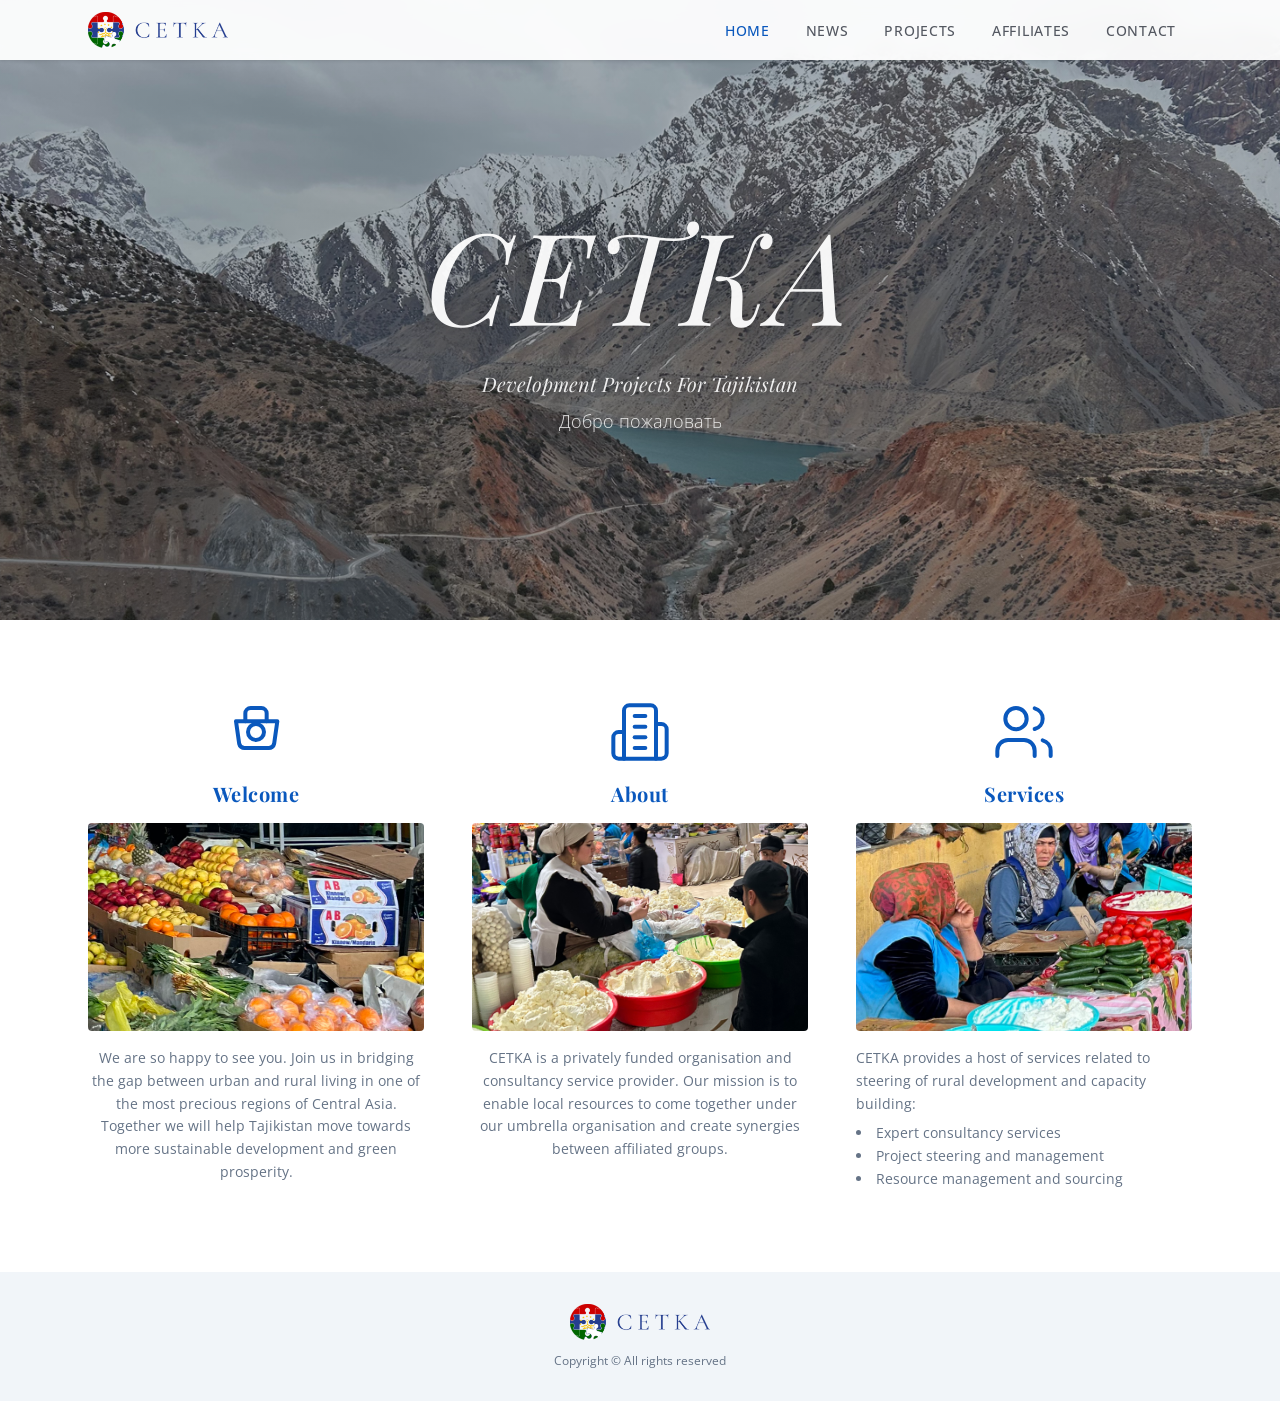
<file: index.html>
<!DOCTYPE html>
<html lang="en">
<head>
  <meta charset="UTF-8" />
  <meta name="viewport" content="width=device-width, initial-scale=1.0" />
  <link rel="icon" href="assets/cetka-tap-logo.png" type="image/png" />
  <title>CETKA - Development Projects For Tajikistan</title>
  <meta name="description" content="CETKA - Bridging the gap between urban and rural living in Central Asia." />
  <link rel="stylesheet" href="css/style.css" />
</head>
<body>
  <header class="site-header">
    <div class="inner">
      <a href="index.html" class="logo"><img src="assets/cetka-logo.png" alt="CETKA" /></a>
      <nav class="nav-desktop">
        <a href="index.html" class="nav-link active">Home</a>
        <a href="news.html" class="nav-link">News</a>
        <a href="projects.html" class="nav-link">Projects</a>
        <a href="affiliates.html" class="nav-link">Affiliates</a>
        <a href="contact.html" class="nav-link">Contact</a>
      </nav>
      <button type="button" class="menu-toggle" aria-label="Toggle menu">
        <svg xmlns="http://www.w3.org/2000/svg" width="24" height="24" viewBox="0 0 24 24" fill="none" stroke="currentColor" stroke-width="2" stroke-linecap="round" stroke-linejoin="round"><line x1="4" y1="12" x2="20" y2="12"/><line x1="4" y1="6" x2="20" y2="6"/><line x1="4" y1="18" x2="20" y2="18"/></svg>
      </button>
    </div>
    <nav class="nav-mobile" id="nav-mobile">
      <a href="index.html" class="nav-link active">Home</a>
      <a href="news.html" class="nav-link">News</a>
      <a href="projects.html" class="nav-link">Projects</a>
      <a href="affiliates.html" class="nav-link">Affiliates</a>
      <a href="contact.html" class="nav-link">Contact</a>
    </nav>
  </header>

  <section class="hero-section">
    <img src="assets/hero-mountains.png" alt="Tajikistan mountain landscape" class="hero-bg" />
    <div class="hero-overlay"></div>
    <div class="content">
      <h1 class="hero-title">CETKA</h1>
      <p class="hero-subtitle">Development Projects For Tajikistan</p>
      <p class="hero-text">Добро пожаловать</p>
    </div>
  </section>

  <section class="info-cards">
    <div class="grid">
      <div class="card">
        <svg class="section-icon" xmlns="http://www.w3.org/2000/svg" viewBox="0 0 24 24" fill="none" stroke="currentColor" stroke-width="1.5" stroke-linecap="round" stroke-linejoin="round"><path d="M15 12a3 3 0 1 1-6 0 3 3 0 0 1 6 0Z"/><path d="M4.5 8H20l-1.2 8.4a2 2 0 0 1-2 1.6H7.7a2 2 0 0 1-2-1.6L4.5 8Z"/><path d="M8 8V5a2 2 0 0 1 2-2h4a2 2 0 0 1 2 2v3"/></svg>
        <h3 class="section-heading">Welcome</h3>
        <img src="assets/welcome-img.png" alt="Dried fruits and nuts from Central Asia" class="card-image" />
        <p class="text-muted">We are so happy to see you. Join us in bridging the gap between urban and rural living in one of the most precious regions of Central Asia. Together we will help Tajikistan move towards more sustainable development and green prosperity.</p>
      </div>
      <div class="card">
        <svg class="section-icon" xmlns="http://www.w3.org/2000/svg" viewBox="0 0 24 24" fill="none" stroke="currentColor" stroke-width="1.5" stroke-linecap="round" stroke-linejoin="round"><path d="M6 22V4a2 2 0 0 1 2-2h8a2 2 0 0 1 2 2v18Z"/><path d="M6 12H4a2 2 0 0 0-2 2v6a2 2 0 0 0 2 2h2"/><path d="M18 9h2a2 2 0 0 1 2 2v9a2 2 0 0 1-2 2h-2"/><path d="M10 6h4"/><path d="M10 10h4"/><path d="M10 14h4"/><path d="M10 18h4"/></svg>
        <h3 class="section-heading">About</h3>
        <img src="assets/about-img.png" alt="Indoor market and bazaar in Tajikistan" class="card-image" />
        <p class="text-muted">CETKA is a privately funded organisation and consultancy service provider. Our mission is to enable local resources to come together under our umbrella organisation and create synergies between affiliated groups.</p>
      </div>
      <div class="card">
        <svg class="section-icon" xmlns="http://www.w3.org/2000/svg" viewBox="0 0 24 24" fill="none" stroke="currentColor" stroke-width="1.5" stroke-linecap="round" stroke-linejoin="round"><path d="M16 21v-2a4 4 0 0 0-4-4H6a4 4 0 0 0-4 4v2"/><circle cx="9" cy="7" r="4"/><path d="M22 21v-2a4 4 0 0 0-3-3.87"/><path d="M16 3.13a4 4 0 0 1 0 7.75"/></svg>
        <h3 class="section-heading">Services</h3>
        <img src="assets/services-img.png" alt="Market vendors and local produce in Tajikistan" class="card-image" />
        <div class="list-block">
          <p class="intro">CETKA provides a host of services related to steering of rural development and capacity building:</p>
          <ul>
            <li>Expert consultancy services</li>
            <li>Project steering and management</li>
            <li>Resource management and sourcing</li>
          </ul>
        </div>
      </div>
    </div>
  </section>

  <footer class="footer-section">
    <div class="inner">
      <p class="brand"><img src="assets/cetka-logo.png" alt="CETKA" class="footer-logo" /></p>
      <p class="copyright">Copyright © All rights reserved</p>
    </div>
  </footer>

  <script src="js/main.js"></script>
</body>
</html>
</file>
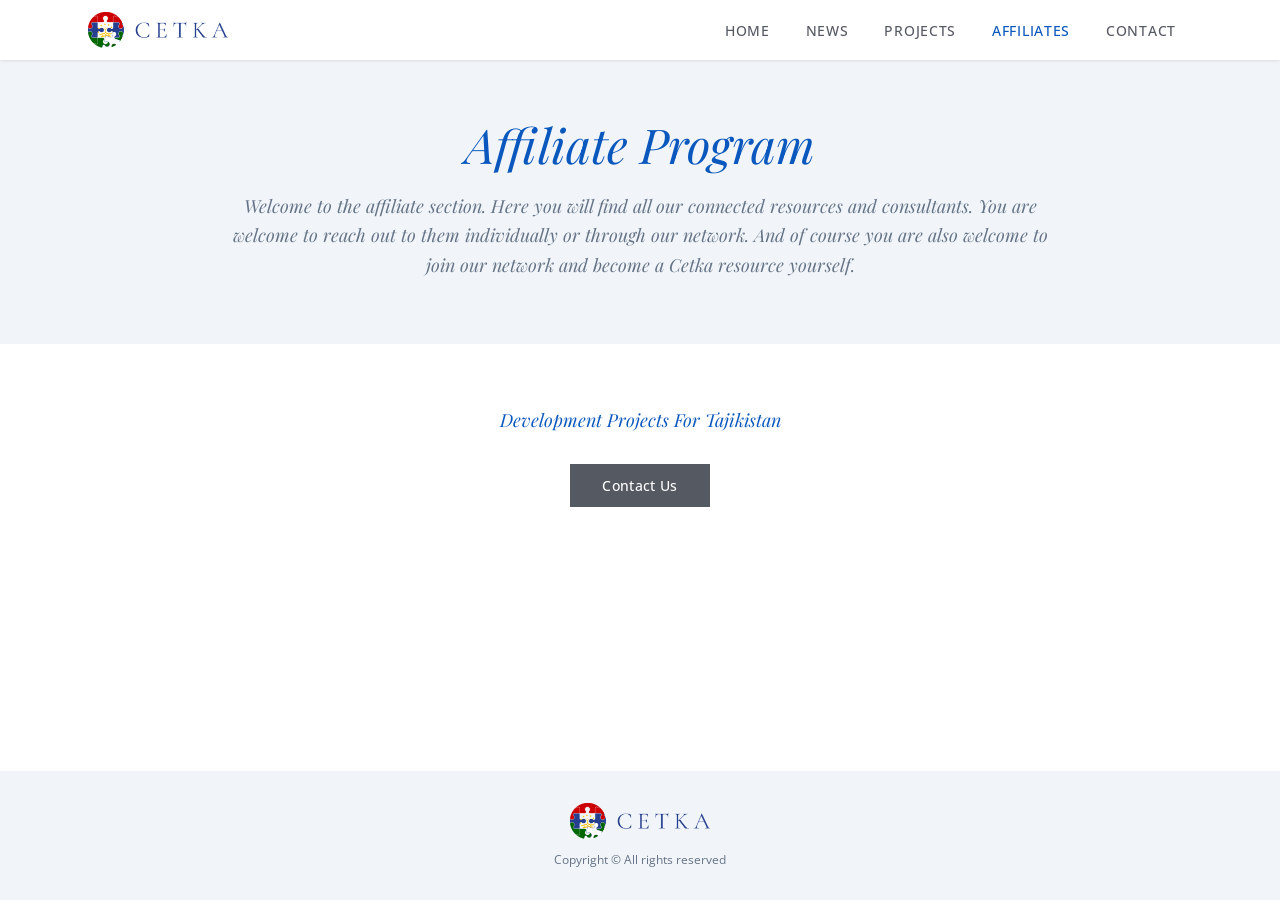
<file: affiliates.html>
<!DOCTYPE html>
<html lang="en">
<head>
  <meta charset="UTF-8" />
  <meta name="viewport" content="width=device-width, initial-scale=1.0" />
  <link rel="icon" href="assets/cetka-tap-logo.png" type="image/png" />
  <title>Affiliate Program - CETKA</title>
  <link rel="stylesheet" href="css/style.css" />
</head>
<body>
  <div class="page-wrap">
    <header class="site-header">
      <div class="inner">
        <a href="index.html" class="logo"><img src="assets/cetka-logo.png" alt="CETKA" /></a>
        <nav class="nav-desktop">
          <a href="index.html" class="nav-link">Home</a>
          <a href="news.html" class="nav-link">News</a>
          <a href="projects.html" class="nav-link">Projects</a>
          <a href="affiliates.html" class="nav-link active">Affiliates</a>
          <a href="contact.html" class="nav-link">Contact</a>
        </nav>
        <button type="button" class="menu-toggle" aria-label="Toggle menu">
          <svg xmlns="http://www.w3.org/2000/svg" width="24" height="24" viewBox="0 0 24 24" fill="none" stroke="currentColor" stroke-width="2" stroke-linecap="round" stroke-linejoin="round"><line x1="4" y1="12" x2="20" y2="12"/><line x1="4" y1="6" x2="20" y2="6"/><line x1="4" y1="18" x2="20" y2="18"/></svg>
        </button>
      </div>
      <nav class="nav-mobile" id="nav-mobile">
        <a href="index.html" class="nav-link">Home</a>
        <a href="news.html" class="nav-link">News</a>
        <a href="projects.html" class="nav-link">Projects</a>
        <a href="affiliates.html" class="nav-link active">Affiliates</a>
        <a href="contact.html" class="nav-link">Contact</a>
      </nav>
    </header>

    <section class="page-banner">
      <div class="inner">
        <h1>Affiliate Program</h1>
        <p class="description">Welcome to the affiliate section. Here you will find all our connected resources and consultants. You are welcome to reach out to them individually or through our network. And of course you are also welcome to join our network and become a Cetka resource yourself.</p>
      </div>
    </section>

    <main>
      <section class="affiliates-cta">
        <p class="tagline">Development Projects For Tajikistan</p>
        <a href="contact.html" class="btn">Contact Us</a>
      </section>
    </main>

    <footer class="footer-section">
      <div class="inner">
        <p class="brand"><img src="assets/cetka-logo.png" alt="CETKA" class="footer-logo" /></p>
        <p class="copyright">Copyright © All rights reserved</p>
      </div>
    </footer>
  </div>

  <script src="js/main.js"></script>
</body>
</html>
</file>
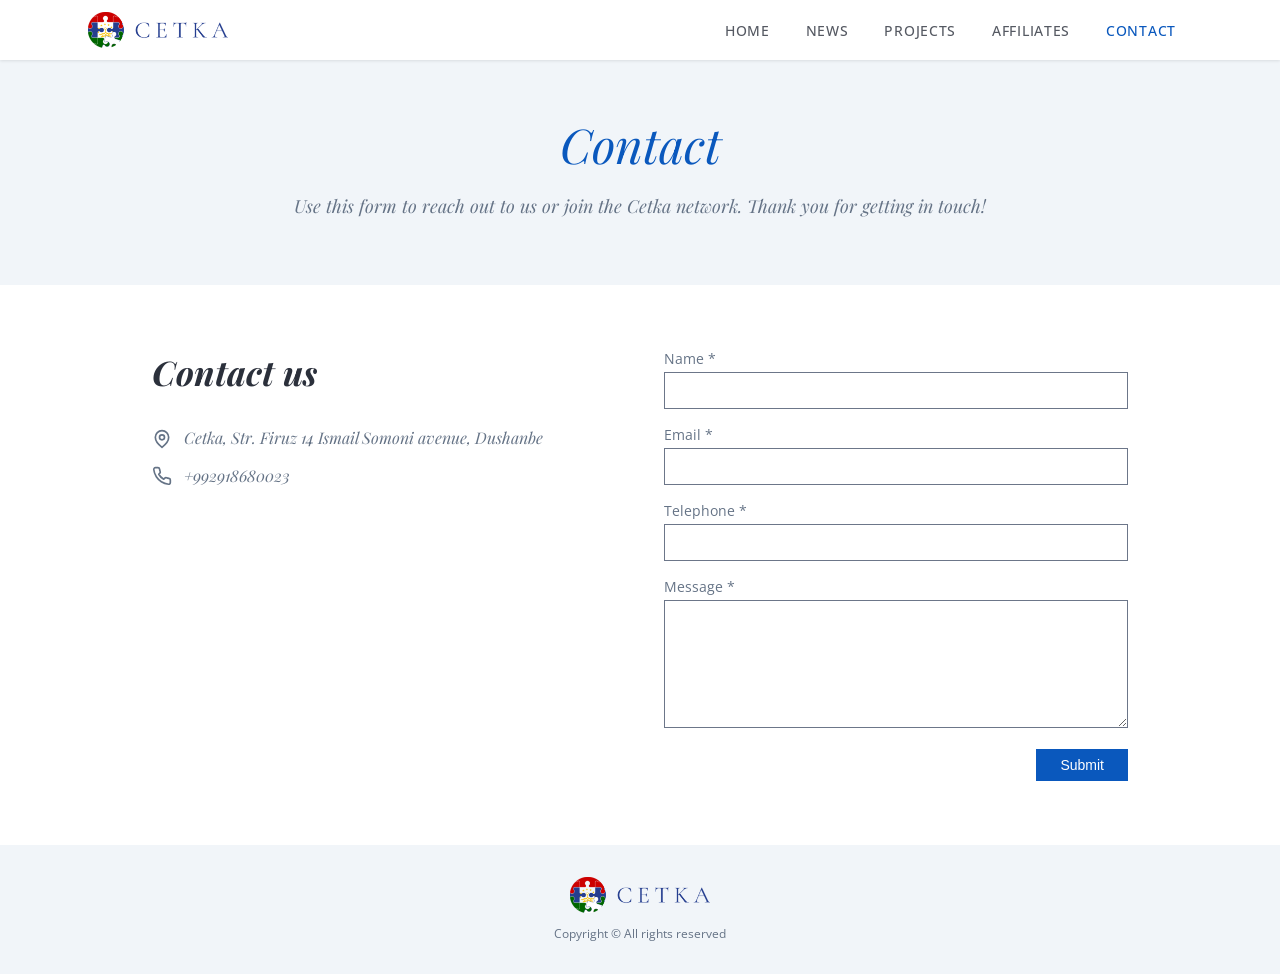
<file: contact.html>
<!DOCTYPE html>
<html lang="en">
<head>
  <meta charset="UTF-8" />
  <meta name="viewport" content="width=device-width, initial-scale=1.0" />
  <link rel="icon" href="assets/cetka-tap-logo.png" type="image/png" />
  <title>Contact - CETKA</title>
  <link rel="stylesheet" href="css/style.css" />
</head>
<body>
  <div class="page-wrap">
    <header class="site-header">
      <div class="inner">
        <a href="index.html" class="logo"><img src="assets/cetka-logo.png" alt="CETKA" /></a>
        <nav class="nav-desktop">
          <a href="index.html" class="nav-link">Home</a>
          <a href="news.html" class="nav-link">News</a>
          <a href="projects.html" class="nav-link">Projects</a>
          <a href="affiliates.html" class="nav-link">Affiliates</a>
          <a href="contact.html" class="nav-link active">Contact</a>
        </nav>
        <button type="button" class="menu-toggle" aria-label="Toggle menu">
          <svg xmlns="http://www.w3.org/2000/svg" width="24" height="24" viewBox="0 0 24 24" fill="none" stroke="currentColor" stroke-width="2" stroke-linecap="round" stroke-linejoin="round"><line x1="4" y1="12" x2="20" y2="12"/><line x1="4" y1="6" x2="20" y2="6"/><line x1="4" y1="18" x2="20" y2="18"/></svg>
        </button>
      </div>
      <nav class="nav-mobile" id="nav-mobile">
        <a href="index.html" class="nav-link">Home</a>
        <a href="news.html" class="nav-link">News</a>
        <a href="projects.html" class="nav-link">Projects</a>
        <a href="affiliates.html" class="nav-link">Affiliates</a>
        <a href="contact.html" class="nav-link active">Contact</a>
      </nav>
    </header>

    <section class="page-banner">
      <div class="inner">
        <h1>Contact</h1>
        <p class="description">Use this form to reach out to us or join the Cetka network. Thank you for getting in touch!</p>
      </div>
    </section>

    <main>
      <section class="contact-section">
        <div class="grid">
          <div class="contact-info">
            <h2>Contact us</h2>
            <div class="item">
              <svg class="icon" xmlns="http://www.w3.org/2000/svg" width="20" height="20" viewBox="0 0 24 24" fill="none" stroke="currentColor" stroke-width="2" stroke-linecap="round" stroke-linejoin="round"><path d="M20 10c0 6-8 12-8 12s-8-6-8-12a8 8 0 0 1 16 0Z"/><circle cx="12" cy="10" r="3"/></svg>
              <p>Cetka, Str. Firuz 14 Ismail Somoni avenue, Dushanbe</p>
            </div>
            <div class="item inline">
              <svg class="icon" xmlns="http://www.w3.org/2000/svg" width="20" height="20" viewBox="0 0 24 24" fill="none" stroke="currentColor" stroke-width="2" stroke-linecap="round" stroke-linejoin="round"><path d="M22 16.92v3a2 2 0 0 1-2.18 2 19.79 19.79 0 0 1-8.63-3.07 19.5 19.5 0 0 1-6-6 19.79 19.79 0 0 1-3.07-8.67A2 2 0 0 1 4.11 2h3a2 2 0 0 1 2 1.72 12.84 12.84 0 0 0 .7 2.81 2 2 0 0 1-.45 2.11L8.09 9.91a16 16 0 0 0 6 6l1.27-1.27a2 2 0 0 1 2.11-.45 12.84 12.84 0 0 0 2.81.7A2 2 0 0 1 22 16.92z"/></svg>
              <a href="tel:+992918680023">+992918680023</a>
            </div>
          </div>
          <form id="contact-form" class="contact-form" action="send-mail.php" method="post">
            <div class="form-group">
              <label for="name">Name *</label>
              <input type="text" id="name" name="name" required />
            </div>
            <div class="form-group">
              <label for="email">Email *</label>
              <input type="email" id="email" name="email" required />
            </div>
            <div class="form-group">
              <label for="telephone">Telephone *</label>
              <input type="tel" id="telephone" name="telephone" required />
            </div>
            <div class="form-group">
              <label for="message">Message *</label>
              <textarea id="message" name="message" rows="5" required></textarea>
            </div>
            <div class="form-actions">
              <button type="submit" class="btn-submit">Submit</button>
            </div>
          </form>
        </div>
      </section>
    </main>

    <footer class="footer-section">
      <div class="inner">
        <p class="brand"><img src="assets/cetka-logo.png" alt="CETKA" class="footer-logo" /></p>
        <p class="copyright">Copyright © All rights reserved</p>
      </div>
    </footer>
  </div>

  <script src="js/main.js"></script>
</body>
</html>
</file>
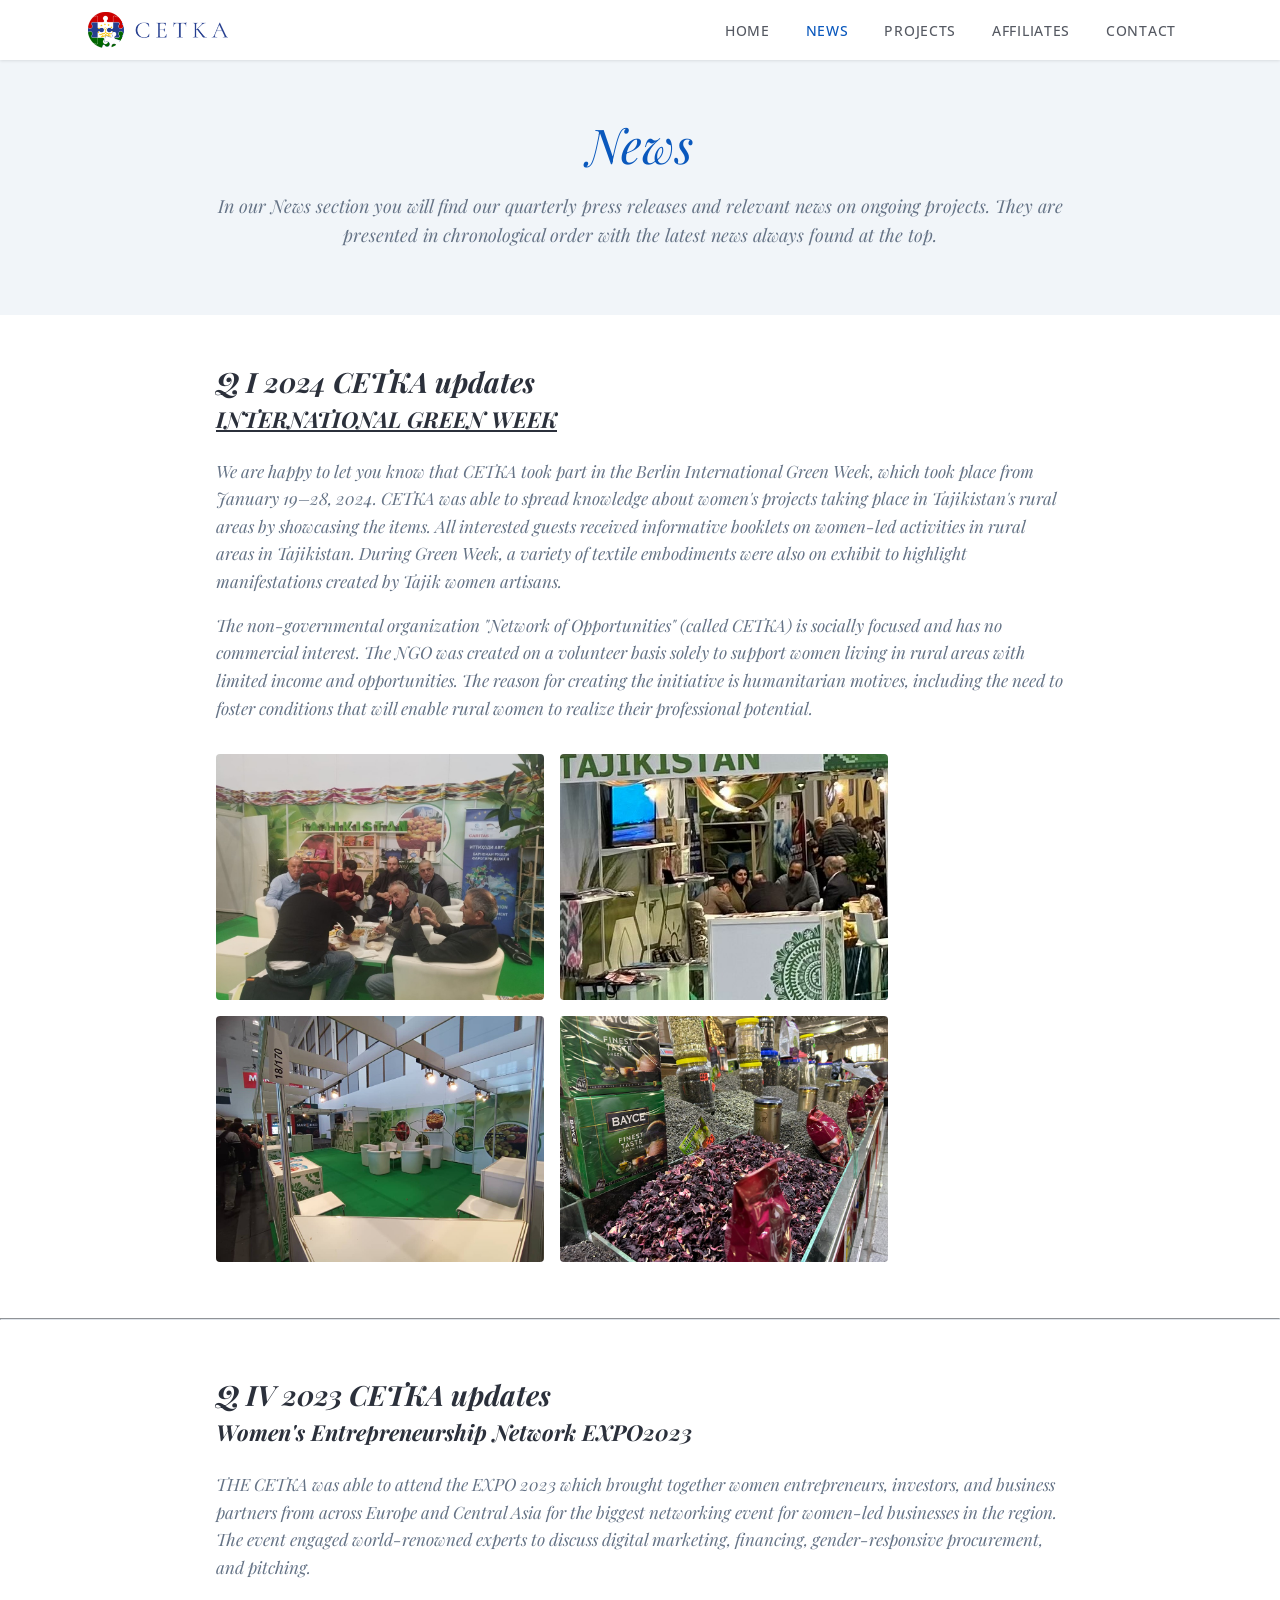
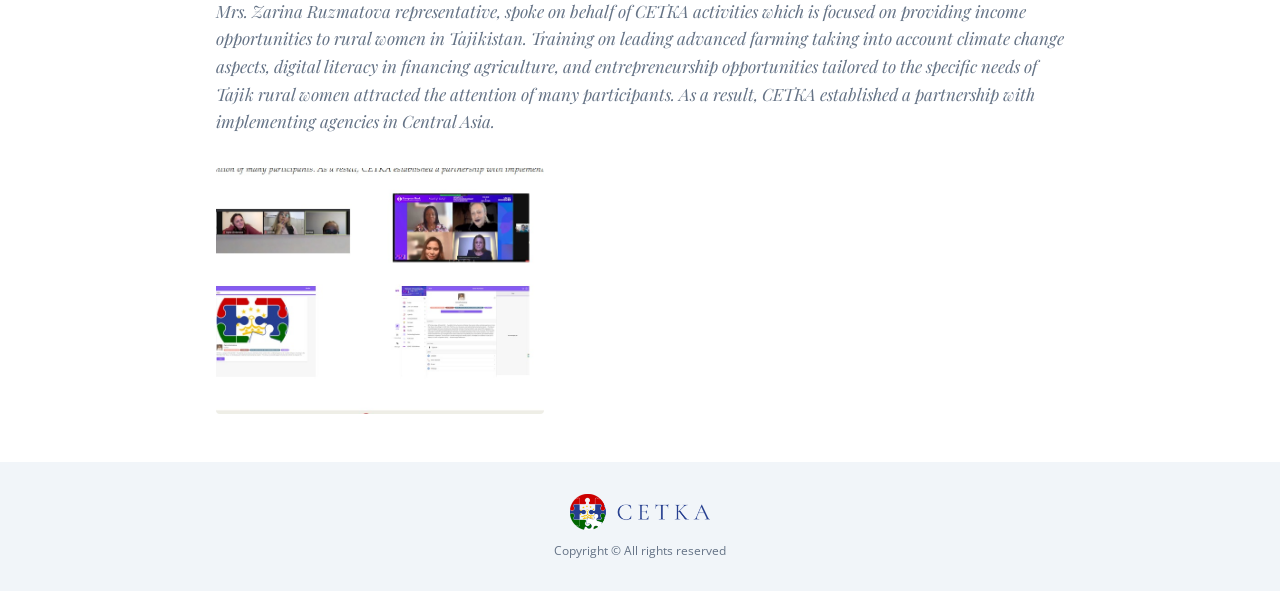
<file: news.html>
<!DOCTYPE html>
<html lang="en">
<head>
  <meta charset="UTF-8" />
  <meta name="viewport" content="width=device-width, initial-scale=1.0" />
  <link rel="icon" href="assets/cetka-tap-logo.png" type="image/png" />
  <title>News - CETKA</title>
  <link rel="stylesheet" href="css/style.css" />
</head>
<body>
  <div class="page-wrap">
    <header class="site-header">
      <div class="inner">
        <a href="index.html" class="logo"><img src="assets/cetka-logo.png" alt="CETKA" /></a>
        <nav class="nav-desktop">
          <a href="index.html" class="nav-link">Home</a>
          <a href="news.html" class="nav-link active">News</a>
          <a href="projects.html" class="nav-link">Projects</a>
          <a href="affiliates.html" class="nav-link">Affiliates</a>
          <a href="contact.html" class="nav-link">Contact</a>
        </nav>
        <button type="button" class="menu-toggle" aria-label="Toggle menu">
          <svg xmlns="http://www.w3.org/2000/svg" width="24" height="24" viewBox="0 0 24 24" fill="none" stroke="currentColor" stroke-width="2" stroke-linecap="round" stroke-linejoin="round"><line x1="4" y1="12" x2="20" y2="12"/><line x1="4" y1="6" x2="20" y2="6"/><line x1="4" y1="18" x2="20" y2="18"/></svg>
        </button>
      </div>
      <nav class="nav-mobile" id="nav-mobile">
        <a href="index.html" class="nav-link">Home</a>
        <a href="news.html" class="nav-link active">News</a>
        <a href="projects.html" class="nav-link">Projects</a>
        <a href="affiliates.html" class="nav-link">Affiliates</a>
        <a href="contact.html" class="nav-link">Contact</a>
      </nav>
    </header>

    <section class="page-banner">
      <div class="inner">
        <h1>News</h1>
        <p class="description">In our News section you will find our quarterly press releases and relevant news on ongoing projects. They are presented in chronological order with the latest news always found at the top.</p>
      </div>
    </section>

    <main>
      <section class="news-section">
        <h2>Q I 2024 CETKA updates</h2>
        <h3 class="underline">INTERNATIONAL GREEN WEEK</h3>
        <div class="body">
          <p>We are happy to let you know that CETKA took part in the Berlin International Green Week, which took place from January 19–28, 2024. CETKA was able to spread knowledge about women's projects taking place in Tajikistan's rural areas by showcasing the items. All interested guests received informative booklets on women-led activities in rural areas in Tajikistan. During Green Week, a variety of textile embodiments were also on exhibit to highlight manifestations created by Tajik women artisans.</p>
          <p>The non-governmental organization "Network of Opportunities" (called СЕТКА) is socially focused and has no commercial interest. The NGO was created on a volunteer basis solely to support women living in rural areas with limited income and opportunities. The reason for creating the initiative is humanitarian motives, including the need to foster conditions that will enable rural women to realize their professional potential.</p>
        </div>
        <div class="images">
          <img src="assets/greenweek-meeting.png" alt="Tajikistan booth at International Green Week – meeting and shared meal with partners" />
          <img src="assets/greenweek-booth.png" alt="Tajikistan exhibition booth at International Green Week with textiles and displays" />
          <img src="assets/greenweek-morocco.png" alt="Morocco booth at International Green Week with agricultural produce display" />
          <img src="assets/greenweek-tea-market.png" alt="Tea and dried herbs stall at International Green Week market" />
        </div>
      </section>

      <hr />

      <section class="news-section">
        <h2>Q IV 2023 CETKA updates</h2>
        <h3>Women's Entrepreneurship Network EXPO2023</h3>
        <div class="body">
          <p>THE CETKA was able to attend the EXPO 2023 which brought together women entrepreneurs, investors, and business partners from across Europe and Central Asia for the biggest networking event for women-led businesses in the region. The event engaged world-renowned experts to discuss digital marketing, financing, gender-responsive procurement, and pitching.</p>
          <p>Mrs. Zarina Ruzmatova representative, spoke on behalf of CETKA activities which is focused on providing income opportunities to rural women in Tajikistan. Training on leading advanced farming taking into account climate change aspects, digital literacy in financing agriculture, and entrepreneurship opportunities tailored to the specific needs of Tajik rural women attracted the attention of many participants. As a result, CETKA established a partnership with implementing agencies in Central Asia.</p>
        </div>
        <div class="images">
          <img src="assets/news-expo1.jfif" alt="CETKA at Women's Entrepreneurship EXPO 2023" />
        </div>
      </section>
    </main>

    <footer class="footer-section">
      <div class="inner">
        <p class="brand"><img src="assets/cetka-logo.png" alt="CETKA" class="footer-logo" /></p>
        <p class="copyright">Copyright © All rights reserved</p>
      </div>
    </footer>
  </div>

  <script src="js/main.js"></script>
</body>
</html>
</file>
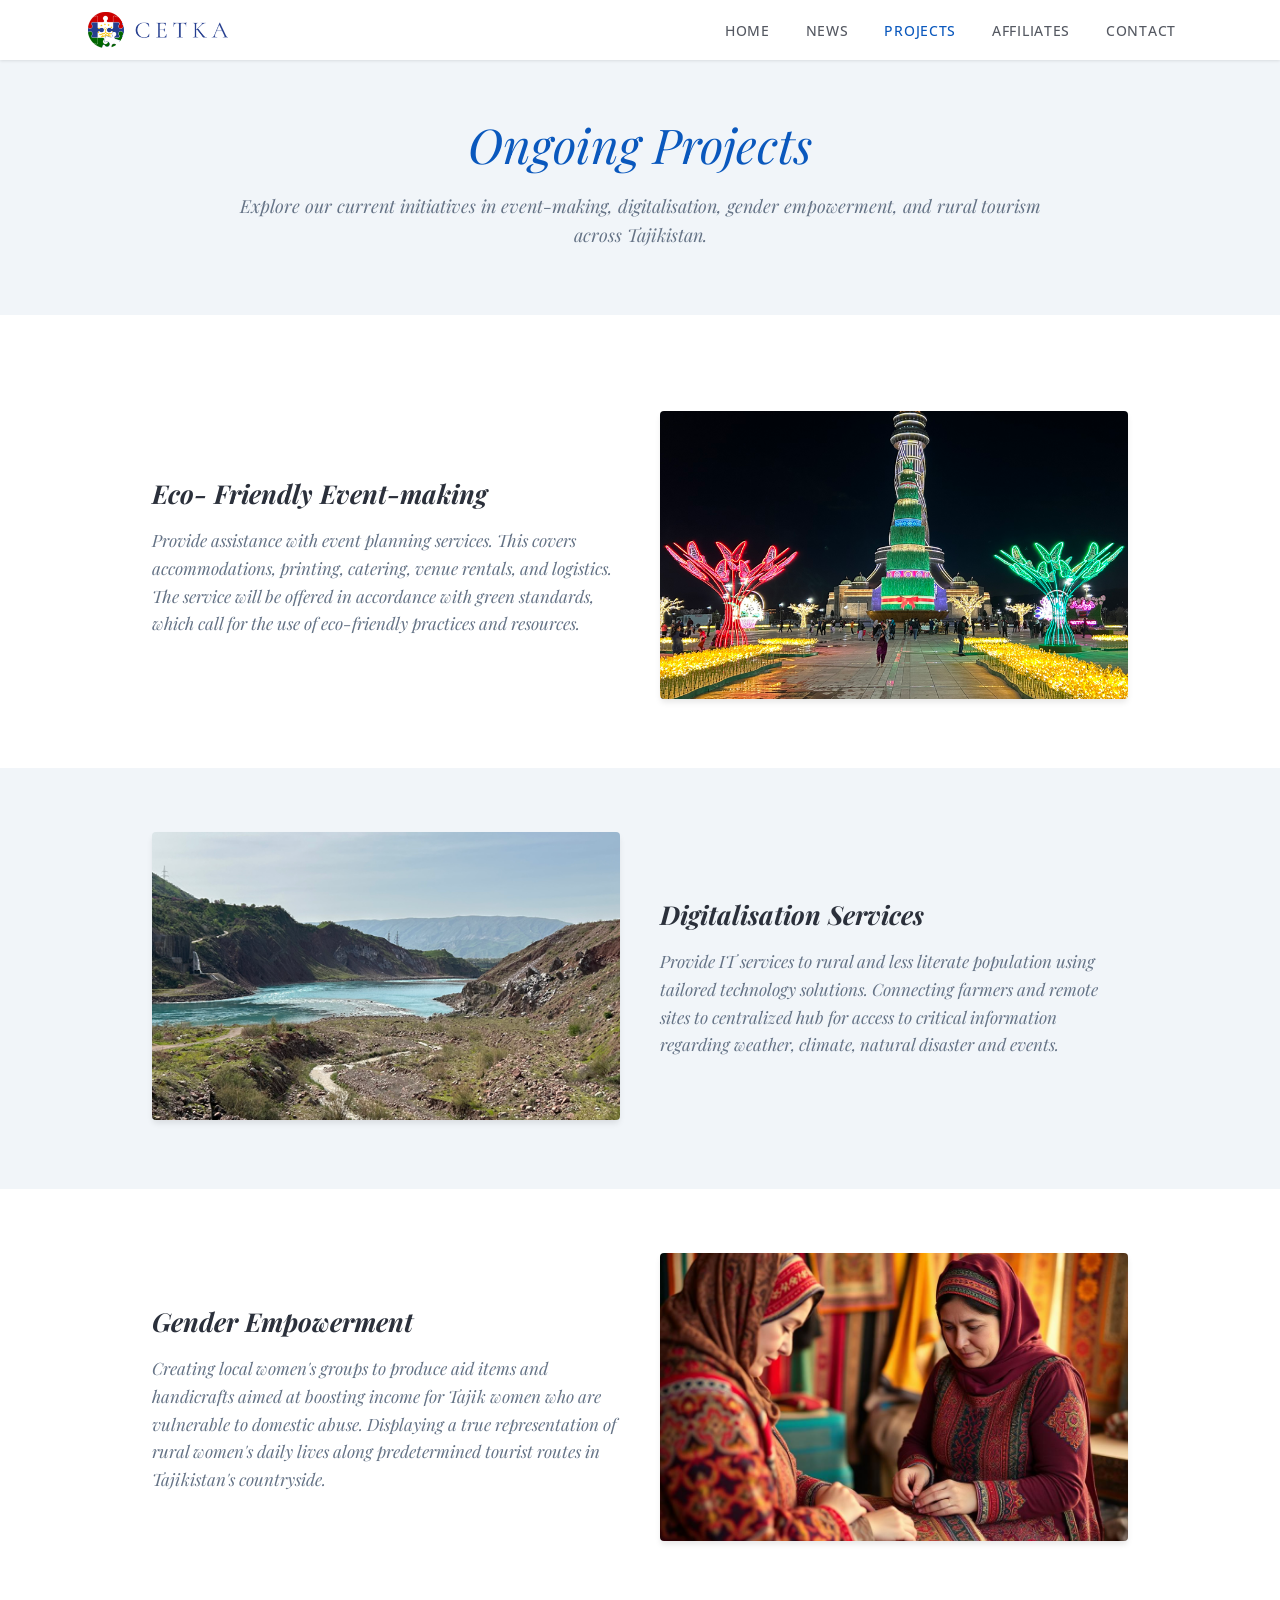
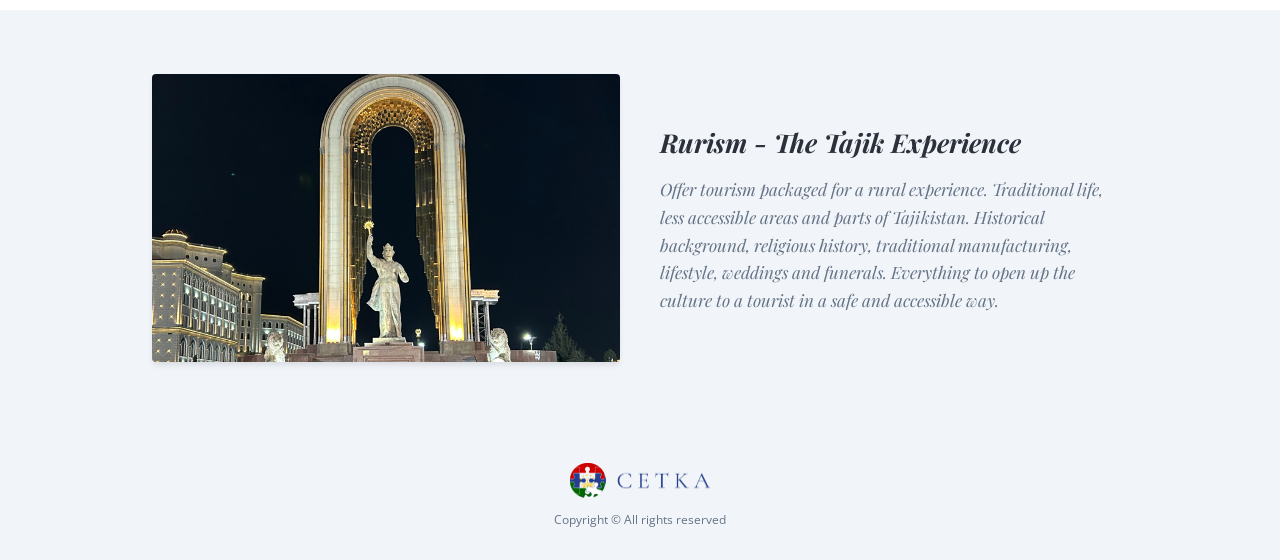
<file: projects.html>
<!DOCTYPE html>
<html lang="en">
<head>
  <meta charset="UTF-8" />
  <meta name="viewport" content="width=device-width, initial-scale=1.0" />
  <link rel="icon" href="assets/cetka-tap-logo.png" type="image/png" />
  <title>Ongoing Projects - CETKA</title>
  <link rel="stylesheet" href="css/style.css" />
</head>
<body>
  <div class="page-wrap">
    <header class="site-header">
      <div class="inner">
        <a href="index.html" class="logo"><img src="assets/cetka-logo.png" alt="CETKA" /></a>
        <nav class="nav-desktop">
          <a href="index.html" class="nav-link">Home</a>
          <a href="news.html" class="nav-link">News</a>
          <a href="projects.html" class="nav-link active">Projects</a>
          <a href="affiliates.html" class="nav-link">Affiliates</a>
          <a href="contact.html" class="nav-link">Contact</a>
        </nav>
        <button type="button" class="menu-toggle" aria-label="Toggle menu">
          <svg xmlns="http://www.w3.org/2000/svg" width="24" height="24" viewBox="0 0 24 24" fill="none" stroke="currentColor" stroke-width="2" stroke-linecap="round" stroke-linejoin="round"><line x1="4" y1="12" x2="20" y2="12"/><line x1="4" y1="6" x2="20" y2="6"/><line x1="4" y1="18" x2="20" y2="18"/></svg>
        </button>
      </div>
      <nav class="nav-mobile" id="nav-mobile">
        <a href="index.html" class="nav-link">Home</a>
        <a href="news.html" class="nav-link">News</a>
        <a href="projects.html" class="nav-link active">Projects</a>
        <a href="affiliates.html" class="nav-link">Affiliates</a>
        <a href="contact.html" class="nav-link">Contact</a>
      </nav>
    </header>

    <section class="page-banner">
      <div class="inner">
        <h1>Ongoing Projects</h1>
        <p class="description">Explore our current initiatives in event-making, digitalisation, gender empowerment, and rural tourism across Tajikistan.</p>
      </div>
    </section>

    <main>
      <section class="project-block">
        <div class="inner">
          <div class="text">
            <h3>Eco- Friendly Event-making</h3>
            <p>Provide assistance with event planning services. This covers accommodations, printing, catering, venue rentals, and logistics. The service will be offered in accordance with green standards, which call for the use of eco-friendly practices and resources.</p>
          </div>
          <div class="image-wrap">
            <img src="assets/project-event.jpg" alt="Eco-friendly event in Tajikistan" />
          </div>
        </div>
      </section>

      <section class="project-block reverse">
        <div class="inner">
          <div class="text">
            <h3>Digitalisation Services</h3>
            <p>Provide IT services to rural and less literate population using tailored technology solutions. Connecting farmers and remote sites to centralized hub for access to critical information regarding weather, climate, natural disaster and events.</p>
          </div>
          <div class="image-wrap">
            <img src="assets/project-digital.png" alt="Mountain road in winter Tajikistan" />
          </div>
        </div>
      </section>

      <section class="project-block">
        <div class="inner">
          <div class="text">
            <h3>Gender Empowerment</h3>
            <p>Creating local women's groups to produce aid items and handicrafts aimed at boosting income for Tajik women who are vulnerable to domestic abuse. Displaying a true representation of rural women's daily lives along predetermined tourist routes in Tajikistan's countryside.</p>
          </div>
          <div class="image-wrap">
            <img src="assets/project-gender.png" alt="Tajik women artisans creating handicrafts" />
          </div>
        </div>
      </section>

      <section class="project-block reverse">
        <div class="inner">
          <div class="text">
            <h3>Rurism - The Tajik Experience</h3>
            <p>Offer tourism packaged for a rural experience. Traditional life, less accessible areas and parts of Tajikistan. Historical background, religious history, traditional manufacturing, lifestyle, weddings and funerals. Everything to open up the culture to a tourist in a safe and accessible way.</p>
          </div>
          <div class="image-wrap">
            <img src="assets/project-rurism.png" alt="Traditional Tajik rural life experience" />
          </div>
        </div>
      </section>
    </main>

    <footer class="footer-section">
      <div class="inner">
        <p class="brand"><img src="assets/cetka-logo.png" alt="CETKA" class="footer-logo" /></p>
        <p class="copyright">Copyright © All rights reserved</p>
      </div>
    </footer>
  </div>

  <script src="js/main.js"></script>
</body>
</html>
</file>
<file: css/style.css>
@import url('https://fonts.googleapis.com/css2?family=Playfair+Display:ital,wght@0,400;0,700;1,400;1,700&family=Open+Sans:wght@300;400;500;600;700&display=swap');

:root {
  --background: 0 0% 100%;
  --foreground: 220 15% 20%;
  --card: 0 0% 100%;
  --card-foreground: 220 15% 20%;
  --popover: 0 0% 100%;
  --popover-foreground: 220 15% 20%;
  --primary: 214 90% 39%;
  --primary-foreground: 0 0% 100%;
  --secondary: 210 40% 96%;
  --secondary-foreground: 220 15% 20%;
  --muted: 210 20% 96%;
  --muted-foreground: 215 14% 46%;
  --accent: 214 90% 39%;
  --accent-foreground: 0 0% 100%;
  --destructive: 0 84% 60%;
  --destructive-foreground: 0 0% 100%;
  --border: 214 20% 90%;
  --input: 214 20% 90%;
  --ring: 214 90% 39%;
  --radius: 0.25rem;
  --hero-overlay: 220 20% 10%;
  --font-heading: 'Playfair Display', Georgia, serif;
  --font-body: 'Open Sans', -apple-system, sans-serif;
}

* {
  border-color: hsl(var(--border));
  box-sizing: border-box;
}

body {
  margin: 0;
  background: hsl(var(--background));
  color: hsl(var(--foreground));
  font-family: var(--font-body);
}

h1, h2, h3, h4, h5, h6 {
  font-family: var(--font-heading);
}

a {
  color: inherit;
  text-decoration: none;
}

/* Navbar */
.site-header {
  position: fixed;
  top: 0;
  left: 0;
  right: 0;
  z-index: 50;
  background: hsl(var(--background) / 0.95);
  backdrop-filter: blur(8px);
  -webkit-backdrop-filter: blur(8px);
  box-shadow: 0 1px 3px 0 rgb(0 0 0 / 0.1);
}

.site-header .inner {
  max-width: 72rem;
  margin: 0 auto;
  display: flex;
  align-items: center;
  justify-content: space-between;
  padding: 0.75rem 1.5rem;
}

.site-header .logo {
  font-size: 1.5rem;
  font-weight: 700;
  letter-spacing: 0.3em;
  color: hsl(var(--foreground));
  font-family: var(--font-body);
  display: inline-flex;
  align-items: center;
}

.site-header .logo img {
  height: 2.25rem;
  width: auto;
  display: block;
  object-fit: contain;
}

.site-header .nav-desktop {
  display: none;
}

.site-header .nav-desktop .nav-link {
  font-size: 0.875rem;
  font-weight: 500;
  letter-spacing: 0.05em;
  text-transform: uppercase;
  color: hsl(var(--foreground) / 0.8);
  padding: 0.5rem 1rem;
  transition: color 0.2s;
}

.site-header .nav-desktop .nav-link:hover {
  color: hsl(var(--primary));
}

.site-header .nav-desktop .nav-link.active {
  color: hsl(var(--primary));
}

.menu-toggle {
  display: flex;
  padding: 0.5rem;
  color: hsl(var(--foreground));
  background: none;
  border: none;
  cursor: pointer;
}

.menu-toggle svg {
  width: 24px;
  height: 24px;
}

@media (min-width: 768px) {
  .site-header .nav-desktop {
    display: flex;
    align-items: center;
    gap: 0.25rem;
  }
  .menu-toggle {
    display: none;
  }
}

.site-header .nav-mobile {
  display: none;
  background: hsl(var(--background));
  border-top: 1px solid hsl(var(--border));
  padding: 1rem 1.5rem;
  flex-direction: column;
  gap: 0.5rem;
}

.site-header .nav-mobile.open {
  display: flex;
}

.site-header .nav-mobile .nav-link {
  font-size: 0.875rem;
  font-weight: 500;
  letter-spacing: 0.05em;
  text-transform: uppercase;
  color: hsl(var(--foreground) / 0.8);
  padding: 0.5rem 1rem;
  transition: color 0.2s;
}

.site-header .nav-mobile .nav-link:hover,
.site-header .nav-mobile .nav-link.active {
  color: hsl(var(--primary));
}

/* Hero */
.hero-section {
  position: relative;
  width: 100%;
  min-height: 540px;
  display: flex;
  align-items: center;
  justify-content: center;
  text-align: center;
  overflow: hidden;
}

@media (min-width: 768px) {
  .hero-section {
    min-height: 620px;
  }
}

.hero-section img.hero-bg {
  position: absolute;
  inset: 0;
  width: 100%;
  height: 100%;
  object-fit: cover;
}

.hero-overlay {
  position: absolute;
  inset: 0;
  background: linear-gradient(
    to bottom,
    hsl(var(--hero-overlay) / 0.3) 0%,
    hsl(var(--hero-overlay) / 0.45) 100%
  );
}

.hero-section .content {
  position: relative;
  z-index: 10;
  padding: 5rem 1.5rem;
  display: flex;
  flex-direction: column;
  align-items: center;
  gap: 0.75rem;
}

.hero-title {
  font-family: var(--font-heading);
  font-size: 4.5rem;
  font-weight: 400;
  font-style: italic;
  letter-spacing: 0.025em;
  color: hsl(0 0% 100% / 0.95);
  text-shadow: 0 2px 20px hsl(var(--hero-overlay) / 0.5);
  margin: 0;
}

@media (min-width: 768px) {
  .hero-title { font-size: 6rem; }
}

@media (min-width: 1024px) {
  .hero-title { font-size: 8rem; }
}

.hero-subtitle {
  font-family: var(--font-heading);
  font-size: 1.125rem;
  font-style: italic;
  font-weight: 400;
  color: hsl(0 0% 100% / 0.9);
  text-shadow: 0 1px 8px hsl(var(--hero-overlay) / 0.5);
  margin: 0;
}

@media (min-width: 768px) {
  .hero-subtitle { font-size: 1.25rem; }
}

.hero-text {
  font-size: 1rem;
  font-weight: 300;
  color: hsl(0 0% 100% / 0.85);
  margin: 0;
}

@media (min-width: 768px) {
  .hero-text { font-size: 1.125rem; }
}

/* Info cards (home) */
.info-cards {
  max-width: 72rem;
  margin: 0 auto;
  padding: 5rem 1.5rem;
}

.info-cards .grid {
  display: grid;
  grid-template-columns: 1fr;
  gap: 3rem;
}

@media (min-width: 768px) {
  .info-cards .grid {
    grid-template-columns: repeat(3, 1fr);
  }
}

.info-cards .card {
  display: flex;
  flex-direction: column;
  align-items: center;
  text-align: center;
  gap: 1rem;
}

.section-icon {
  color: hsl(var(--primary));
  width: 4rem;
  height: 4rem;
  margin: 0 auto;
  flex-shrink: 0;
}

.section-heading {
  font-size: 1.25rem;
  font-weight: 700;
  color: hsl(var(--primary));
  letter-spacing: 0.025em;
  font-family: var(--font-heading);
  margin: 0;
}

.card-image {
  width: 100%;
  height: 13rem;
  object-fit: cover;
  border-radius: var(--radius);
}

.info-cards .text-muted {
  color: hsl(var(--muted-foreground));
  font-size: 0.875rem;
  line-height: 1.625;
  margin: 0;
}

.info-cards .card .list-block {
  text-align: left;
  width: 100%;
  margin: 0;
  padding: 0;
}

.info-cards .card .list-block .intro {
  color: hsl(var(--muted-foreground));
  font-size: 0.875rem;
  line-height: 1.625;
  margin: 0 0 0.5rem 0;
}

.info-cards .card .list-block ul {
  list-style: disc;
  list-style-position: inside;
  color: hsl(var(--muted-foreground));
  font-size: 0.875rem;
  margin: 0;
  padding: 0;
}

.info-cards .card .list-block li {
  margin: 0.25rem 0;
}

/* Footer */
.footer-section {
  background: hsl(var(--secondary));
  padding: 2rem 0;
  text-align: center;
}

.footer-section .inner {
  max-width: 72rem;
  margin: 0 auto;
  padding: 0 1.5rem;
}

.footer-section .brand {
  font-size: 1.5rem;
  font-weight: 700;
  letter-spacing: 0.3em;
  color: hsl(var(--foreground));
  font-family: var(--font-body);
  margin: 0 0 0.75rem 0;
}

.footer-section .brand img.footer-logo {
  height: 2.25rem;
  width: auto;
  display: block;
  object-fit: contain;
  margin: 0 auto 0.75rem auto;
}

.footer-section .copyright {
  color: hsl(var(--muted-foreground));
  font-size: 0.75rem;
  margin: 0;
}

/* Page layout (banner + main) */
.page-wrap {
  min-height: 100vh;
  display: flex;
  flex-direction: column;
  background: hsl(var(--background));
}

.page-wrap main {
  flex: 1;
}

.page-banner {
  background: hsl(var(--secondary));
  padding-top: 6rem;
  padding-bottom: 3rem;
}

@media (min-width: 768px) {
  .page-banner {
    padding-top: 7rem;
    padding-bottom: 4rem;
  }
}

.page-banner .inner {
  max-width: 56rem;
  margin: 0 auto;
  padding: 0 1.5rem;
  text-align: center;
}

.page-banner h1 {
  font-family: var(--font-heading);
  font-size: 2.25rem;
  font-style: italic;
  font-weight: 400;
  color: hsl(var(--primary));
  margin: 0 0 1rem 0;
}

@media (min-width: 768px) {
  .page-banner h1 {
    font-size: 3rem;
  }
}

.page-banner .description {
  color: hsl(var(--muted-foreground));
  font-style: italic;
  font-size: 1rem;
  line-height: 1.625;
  font-family: var(--font-heading);
  margin: 0;
}

@media (min-width: 768px) {
  .page-banner .description {
    font-size: 1.125rem;
  }
}

/* News page */
.news-section {
  max-width: 56rem;
  margin: 0 auto;
  padding: 3rem 1.5rem;
}

.news-section h2 {
  font-size: 1.75rem;
  font-style: italic;
  margin: 0 0 0.25rem 0;
  color: hsl(var(--foreground));
  font-family: var(--font-heading);
}

.news-section h3 {
  font-size: 1.375rem;
  font-style: italic;
  margin: 0 0 1.5rem 0;
  color: hsl(var(--foreground));
  font-family: var(--font-heading);
}

.news-section h3.underline {
  text-decoration: underline;
}

.news-section .body {
  color: hsl(var(--muted-foreground));
  font-style: italic;
  font-size: 1.0625rem;
  line-height: 1.625;
  font-family: var(--font-heading);
}

.news-section .body p {
  margin: 0 0 1rem 0;
}

.news-section .body p:last-child {
  margin-bottom: 0;
}

.news-section .images {
  display: grid;
  grid-template-columns: repeat(2, 1fr);
  gap: 1rem;
  margin-top: 2rem;
  max-width: 42rem;
}

.news-section .images img {
  width: 100%;
  aspect-ratio: 4 / 3;
  object-fit: cover;
  border-radius: var(--radius);
}

.news-section hr {
  border: 0;
  border-top: 1px solid hsl(var(--border));
  max-width: 56rem;
  margin: 0 auto;
}

/* Projects page */
.project-block {
  padding: 4rem 0;
}

.project-block:first-of-type {
  padding-top: 5rem;
}

@media (min-width: 768px) {
  .project-block:first-of-type {
    padding-top: 6rem;
  }
}

.project-block:nth-child(odd) {
  background: hsl(var(--background));
}

.project-block:nth-child(even) {
  background: hsl(var(--secondary));
}

.project-block .inner {
  max-width: 64rem;
  margin: 0 auto;
  padding: 0 1.5rem;
  display: flex;
  flex-direction: column;
  align-items: center;
  gap: 2.5rem;
}

@media (min-width: 768px) {
  .project-block .inner {
    flex-direction: row;
  }
  .project-block.reverse .inner {
    flex-direction: row-reverse;
  }
}

.project-block .text {
  flex: 1;
}

.project-block .text h3 {
  font-size: 1.625rem;
  font-style: italic;
  color: hsl(var(--foreground));
  font-family: var(--font-heading);
  margin: 0 0 1rem 0;
}

.project-block .text p {
  color: hsl(var(--muted-foreground));
  font-style: italic;
  font-size: 1.0625rem;
  line-height: 1.625;
  font-family: var(--font-heading);
  margin: 0;
}

.project-block .image-wrap {
  flex: 1;
}

.project-block .image-wrap img {
  width: 100%;
  height: 18rem;
  object-fit: cover;
  border-radius: var(--radius);
  box-shadow: 0 4px 6px -1px rgb(0 0 0 / 0.1);
}

/* Affiliates page */
.affiliates-cta {
  max-width: 56rem;
  margin: 0 auto;
  padding: 4rem 1.5rem;
  text-align: center;
}

.affiliates-cta .tagline {
  color: hsl(var(--primary));
  font-style: italic;
  font-size: 1.125rem;
  font-family: var(--font-heading);
  margin: 0 0 2rem 0;
}

.affiliates-cta .btn {
  display: inline-block;
  padding: 0.75rem 2rem;
  background: hsl(var(--foreground) / 0.8);
  color: hsl(var(--background));
  font-size: 0.875rem;
  font-weight: 500;
  letter-spacing: 0.025em;
  transition: background 0.2s;
}

.affiliates-cta .btn:hover {
  background: hsl(var(--foreground));
}

/* Contact page */
.contact-section {
  max-width: 64rem;
  margin: 0 auto;
  padding: 4rem 1.5rem;
}

.contact-section .grid {
  display: grid;
  grid-template-columns: 1fr;
  gap: 3rem;
}

@media (min-width: 768px) {
  .contact-section .grid {
    grid-template-columns: 1fr 1fr;
  }
}

.contact-section h2 {
  font-size: 2.125rem;
  font-style: italic;
  color: hsl(var(--foreground));
  font-family: var(--font-heading);
  margin: 0 0 2rem 0;
}

.contact-info .item {
  display: flex;
  align-items: flex-start;
  gap: 0.75rem;
  margin-bottom: 1rem;
}

.contact-info .item.inline {
  align-items: center;
}

.contact-info .icon {
  width: 1.25rem;
  height: 1.25rem;
  color: hsl(var(--muted-foreground));
  flex-shrink: 0;
  margin-top: 2px;
}

.contact-info .item.inline .icon {
  margin-top: 0;
}

.contact-info p,
.contact-info a {
  color: hsl(var(--muted-foreground));
  font-style: italic;
  font-size: 1rem;
  font-family: var(--font-heading);
  margin: 0;
}

.contact-info a:hover {
  color: hsl(var(--primary));
  transition: color 0.2s;
}

/* Form */
.form-group {
  margin-bottom: 1rem;
}

.form-group label {
  display: block;
  font-size: 0.875rem;
  color: hsl(var(--muted-foreground));
  margin-bottom: 0.25rem;
}

.form-group input,
.form-group textarea {
  width: 100%;
  border: 1px solid hsl(220 12% 48%);
  background: hsl(var(--background));
  padding: 0.5rem 0.75rem;
  font-size: 0.875rem;
  color: hsl(var(--foreground));
  outline: none;
  transition: border-color 0.2s;
  font-family: inherit;
}

.form-group input:focus,
.form-group textarea:focus {
  border-color: hsl(var(--primary));
}

.form-group textarea {
  resize: vertical;
  min-height: 8rem;
}

.form-actions {
  display: flex;
  justify-content: flex-end;
}

.btn-submit {
  padding: 0.5rem 1.5rem;
  background: hsl(var(--primary));
  color: hsl(var(--primary-foreground));
  font-size: 0.875rem;
  font-weight: 500;
  border: none;
  cursor: pointer;
  transition: background 0.2s;
}

.btn-submit:hover {
  background: hsl(var(--primary) / 0.9);
}

/* 404 page */
.not-found-wrap {
  display: flex;
  min-height: 100vh;
  align-items: center;
  justify-content: center;
  background: hsl(var(--muted));
}

.not-found-wrap .inner {
  text-align: center;
}

.not-found-wrap h1 {
  margin: 0 0 1rem 0;
  font-size: 2.25rem;
  font-weight: 700;
}

.not-found-wrap p {
  margin: 0 0 1rem 0;
  font-size: 1.25rem;
  color: hsl(var(--muted-foreground));
}

.not-found-wrap a {
  color: hsl(var(--primary));
  text-decoration: underline;
}

.not-found-wrap a:hover {
  color: hsl(var(--primary) / 0.9);
}
</file>
